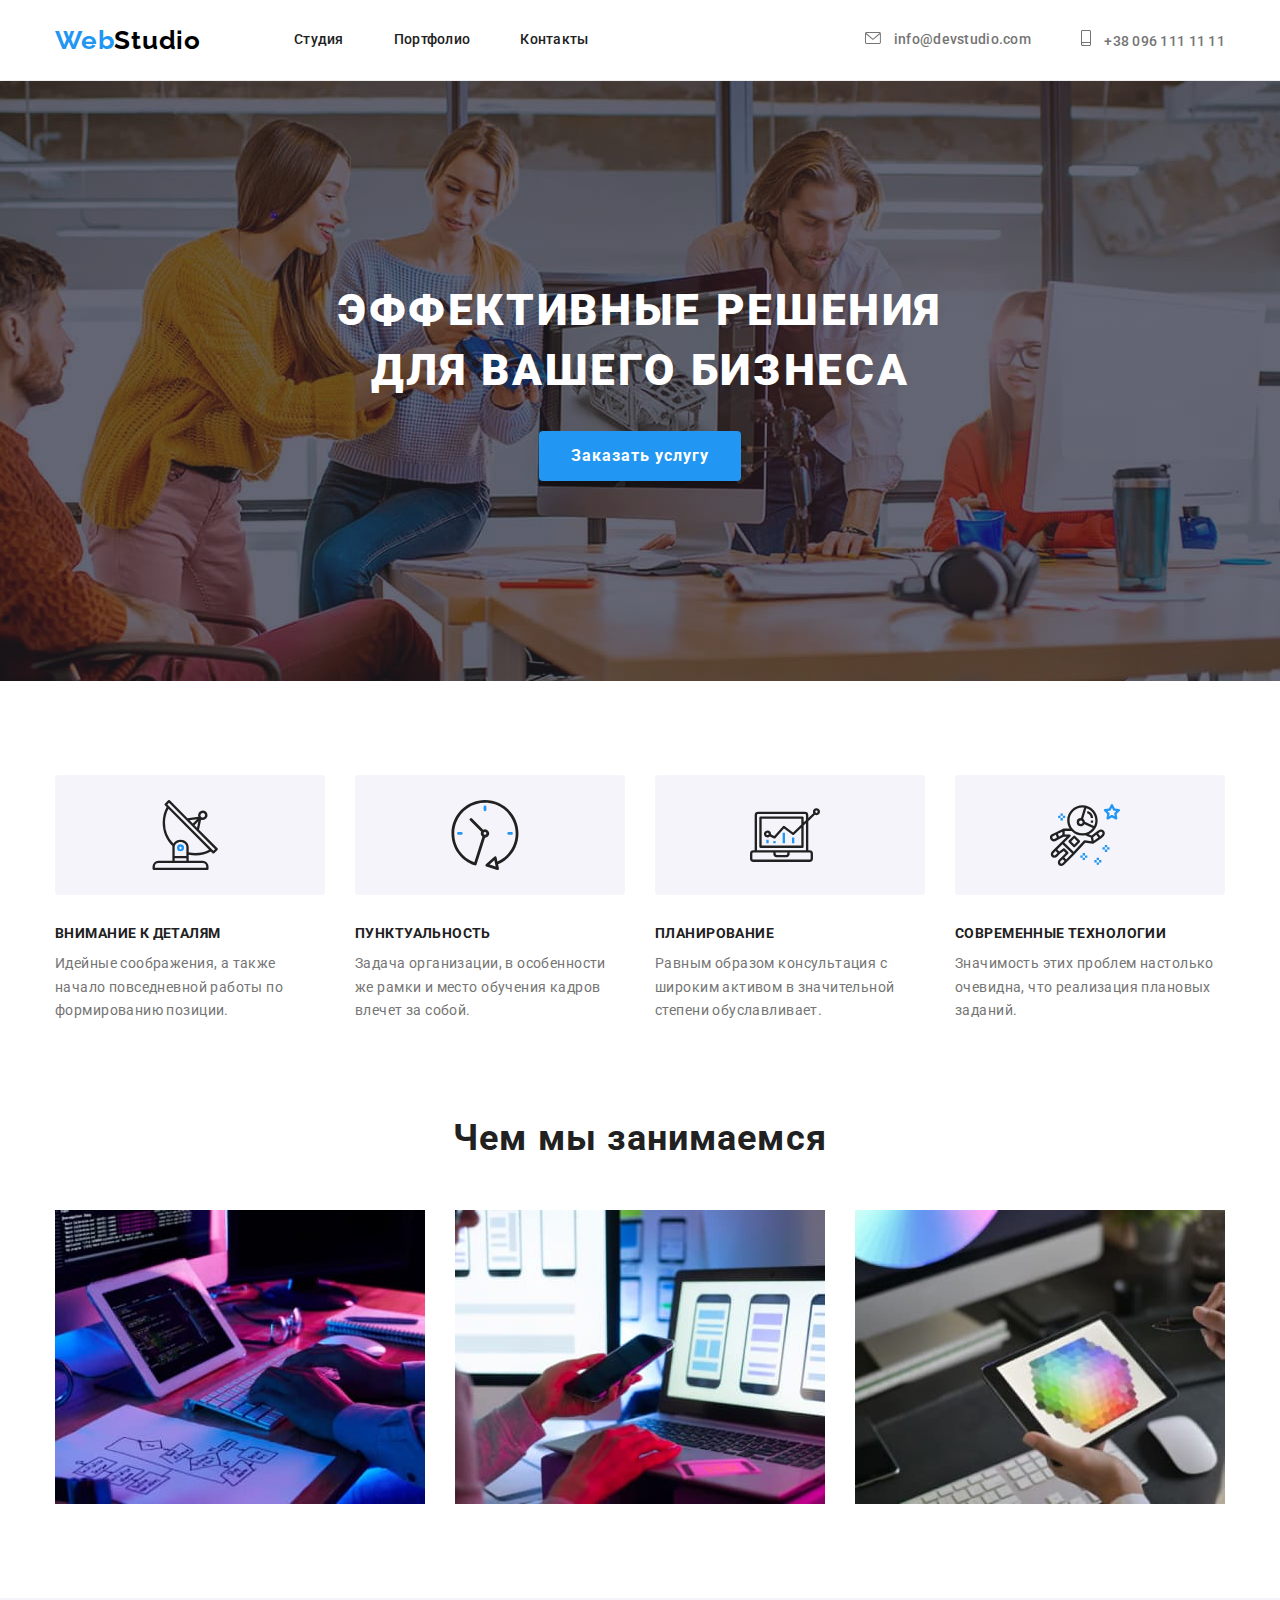
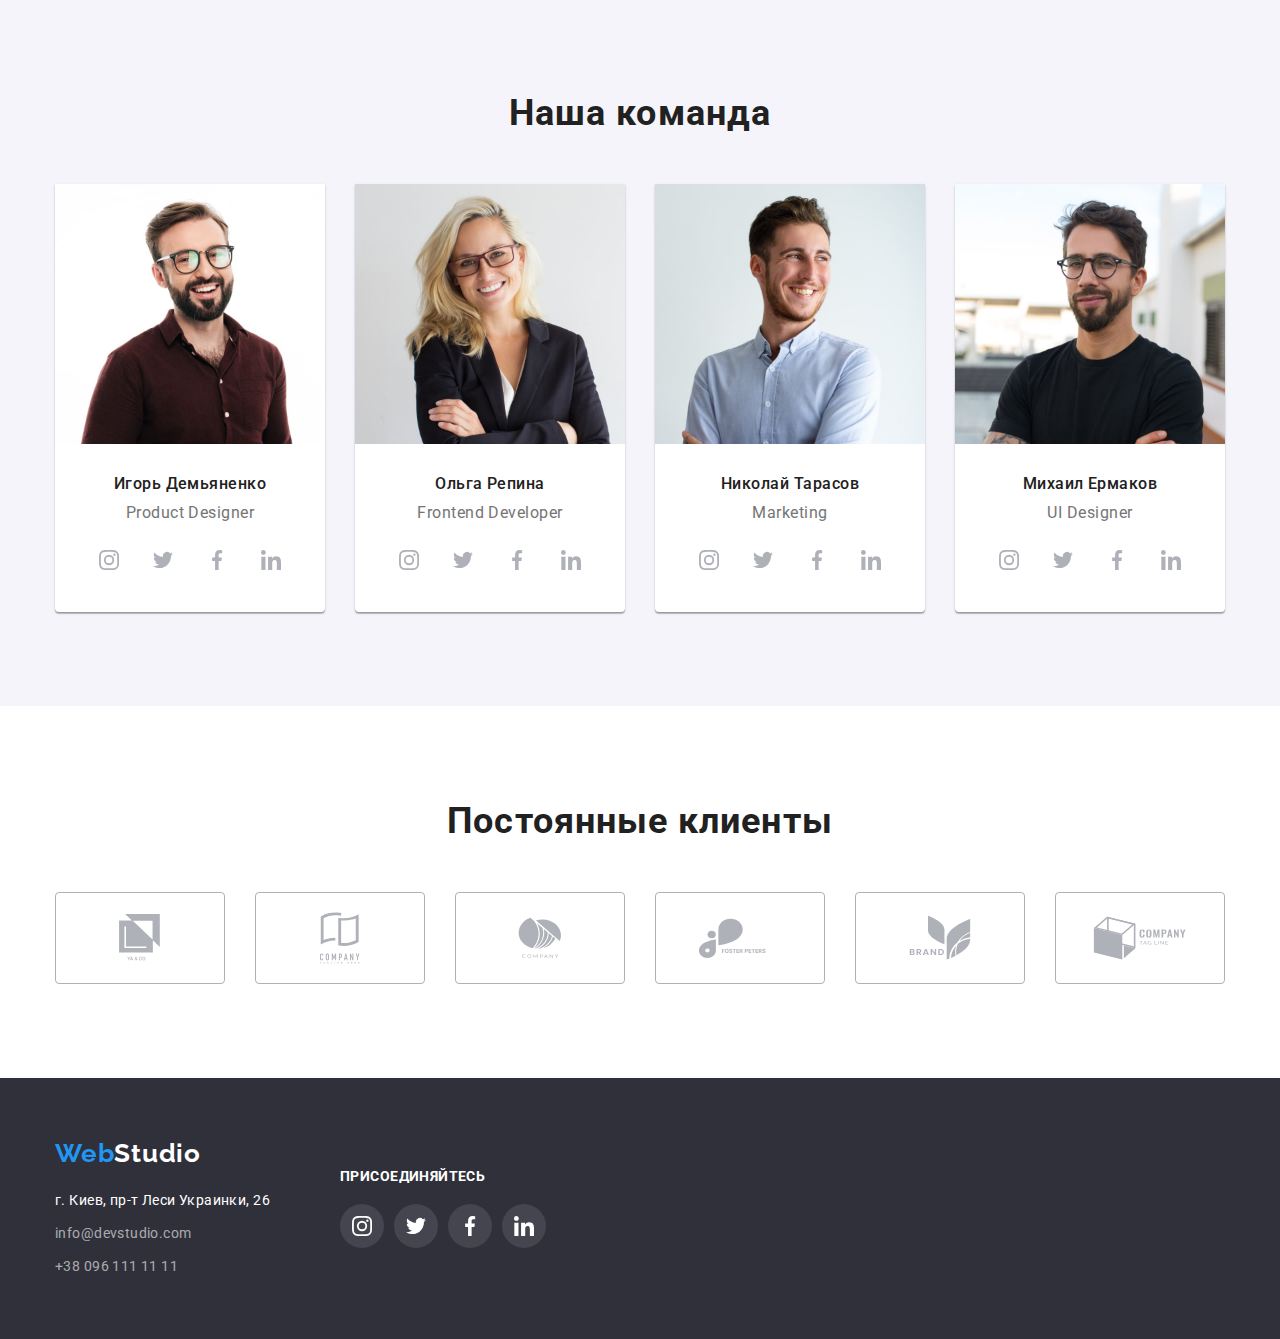
<file: index.html>
<!DOCTYPE html>
<html lang="ru">
  <head>
    <meta charset="UTF-8" />
    <meta http-equiv="X-UA-Compatible" content="IE=edge" />
    <meta name="viewport" content="width=device-width, initial-scale=1.0" />
    <title>WebStudio</title>
    <link
      href="https://fonts.googleapis.com/css2?family=Raleway:wght@700&family=Roboto:wght@400;500;700;900&display=swap"
      rel="stylesheet"
    />
    <link
      rel="stylesheet"
      href="https://cdnjs.cloudflare.com/ajax/libs/modern-normalize/1.1.0/modern-normalize.min.css"
    />
    <link rel="stylesheet" href="./css/styles.css" />
  </head>
  <body>
    <header class="header">
      <div class="container header-container">
        <nav class="navigation">
          <a href="" class="logo logo-header"
            ><span class="logo-accent"> Web</span>Studio</a
          >
          <ul class="site-nav list">
            <li class="item"><a href="" class="link">Студия</a></li>
            <li class="item">
              <a href="./portfolio.html" class="link">Портфолио</a>
            </li>
            <li class="item"><a href="#contacts" class="link">Контакты</a></li>
          </ul>
        </nav>

        <ul class="auth-nav list">
          <li class="item">
            <a href="mailto:info@devstudio.com" class="link auth-nav-link">
              <svg class="auth-nav-svg" width="16px" height="12px">
                <use href="./images/icons.svg#icon-envelope"></use>
              </svg>
              info@devstudio.com
            </a>
          </li>

          <li class="item">
            <a href="tel:+380961111111" class="link auth-nav-link">
              <svg class="auth-nav-svg" width="10px" height="16px">
                <use href="./images/icons.svg#icon-smartphone"></use>
              </svg>
              +38 096 111 11 11</a
            >
          </li>
        </ul>
      </div>
    </header>
    <main>
      <!--Герой-->
      <section class="hero">
        <div class="container">
          <h1 class="hero-title">
            Эффективные решения <br />
            для вашего бизнеса
          </h1>
          <button type="button" class="button">Заказать услугу</button>
        </div>
      </section>

      <!--Преимущества-->
      <section class="features section">
        <div class="container">
          <h2 class="visually-hidden">Преимущества</h2>
          <ul class="features-list list">
            <li class="features-list-item">
              <div class="features-icon">
                <svg class="auth-nav-svg" width="70px" height="70px">
                  <use href="./images/icons.svg#icon-antenna"></use>
                </svg>
              </div>
              <h3 class="title">Внимание к деталям</h3>
              <p>
                Идейные соображения, а также начало повседневной работы по
                формированию позиции.
              </p>
            </li>
            <li class="features-list-item">
              <div class="features-icon">
                <svg class="auth-nav-svg" width="70px" height="70px">
                  <use href="./images/icons.svg#icon-clock"></use>
                </svg>
              </div>

              <h3 class="title">Пунктуальность</h3>
              <p>
                Задача организации, в особенности же рамки и место обучения
                кадров влечет за собой.
              </p>
            </li>
            <li class="features-list-item">
              <div class="features-icon">
                <svg class="auth-nav-svg" width="70px" height="70px">
                  <use href="./images/icons.svg#icon-diagram"></use>
                </svg>
              </div>
              <h3 class="title">Планирование</h3>
              <p>
                Равным образом консультация с широким активом в значительной
                степени обуславливает.
              </p>
            </li>
            <li class="features-list-item">
              <div class="features-icon">
                <svg class="auth-nav-svg" width="70px" height="70px">
                  <use href="./images/icons.svg#icon-astronaut"></use>
                </svg>
              </div>
              <h3 class="title">Современные технологии</h3>
              <p>
                Значимость этих проблем настолько очевидна, что реализация
                плановых заданий.
              </p>
            </li>
          </ul>
        </div>
      </section>

      <!--Чем мы занимаемся-->
      <section class="section products">
        <div class="container">
          <h2 class="section-title">Чем мы занимаемся</h2>
          <ul class="products-list list">
            <li class="products-list-item">
              <img
                src="./images/box_1.jpg"
                alt="Десктопные приложения"
                width="370"
                height="294"
              />
            </li>
            <li class="products-list-item">
              <img
                src="./images/box_2.jpg"
                alt="Мобильные приложения"
                width="370"
                height="294"
              />
            </li>
            <li class="products-list-item">
              <img
                src="./images/box_3.jpg"
                alt="Дизайнерские приложения"
                width="370"
                height="294"
              />
            </li>
          </ul>
        </div>
      </section>

      <!--Наша команда-->
      <section class="section team">
        <div class="container">
          <h2 class="section-title">Наша команда</h2>
          <ul class="team-list list">
            <li class="team-list-item">
              <img
                src="./images/team_product_designer.jpg"
                alt="Игорь Демьяненко"
                width="270"
                height="260"
              />
              <div class="team-content">
                <h3 class="member">Игорь Демьяненко</h3>
                <p lang="en" class="position">Product Designer</p>
                <ul class="social-media-list list">
                  <li class="social-media-item">
                    <a href="#" class="social-media-link media-link-team">
                      <svg
                        class="social-media-icon social-media-team"
                        width="20px"
                        height="20px"
                      >
                        <use href="./images/icons.svg#icon-instagram"></use>
                      </svg>
                    </a>
                  </li>
                  <li class="social-media-item">
                    <a href="#" class="social-media-link media-link-team">
                      <svg
                        class="social-media-icon social-media-team"
                        width="20px"
                        height="20px"
                      >
                        <use href="./images/icons.svg#icon-twitter"></use>
                      </svg>
                    </a>
                  </li>
                  <li class="social-media-item">
                    <a href="#" class="social-media-link media-link-team">
                      <svg
                        class="social-media-icon social-media-team"
                        width="20px"
                        height="20px"
                      >
                        <use href="./images/icons.svg#icon-facebook"></use>
                      </svg>
                    </a>
                  </li>
                  <li class="social-media-item">
                    <a href="#" class="social-media-link media-link-team">
                      <svg
                        class="social-media-icon social-media-team"
                        width="20px"
                        height="20px"
                      >
                        <use href="./images/icons.svg#icon-linkedin"></use>
                      </svg>
                    </a>
                  </li>
                </ul>
              </div>
            </li>
            <li class="team-list-item">
              <img
                src="./images/team_front_dev.jpg"
                alt="Игорь Демьяненко"
                width="270"
                height="260"
              />
              <div class="team-content">
                <h3 class="member">Ольга Репина</h3>
                <p lang="en" class="position">Frontend Developer</p>
                <ul class="social-media-list list">
                  <li class="social-media-item">
                    <a href="#" class="social-media-link media-link-team">
                      <svg
                        class="social-media-icon social-media-team"
                        width="20px"
                        height="20px"
                      >
                        <use href="./images/icons.svg#icon-instagram"></use>
                      </svg>
                    </a>
                  </li>
                  <li class="social-media-item">
                    <a href="#" class="social-media-link media-link-team">
                      <svg
                        class="social-media-icon social-media-team"
                        width="20px"
                        height="20px"
                      >
                        <use href="./images/icons.svg#icon-twitter"></use>
                      </svg>
                    </a>
                  </li>
                  <li class="social-media-item">
                    <a href="#" class="social-media-link media-link-team">
                      <svg
                        class="social-media-icon social-media-team"
                        width="20px"
                        height="20px"
                      >
                        <use href="./images/icons.svg#icon-facebook"></use>
                      </svg>
                    </a>
                  </li>
                  <li class="social-media-item">
                    <a href="#" class="social-media-link media-link-team">
                      <svg
                        class="social-media-icon social-media-team"
                        width="20px"
                        height="20px"
                      >
                        <use href="./images/icons.svg#icon-linkedin"></use>
                      </svg>
                    </a>
                  </li>
                </ul>
              </div>
            </li>
            <li class="team-list-item">
              <img
                src="./images/team_marketing.jpg"
                alt="Игорь Демьяненко"
                width="270"
                height="260"
              />
              <div class="team-content">
                <h3 class="member">Николай Тарасов</h3>
                <p lang="en" class="position">Marketing</p>
                <ul class="social-media-list list">
                  <li class="social-media-item">
                    <a href="#" class="social-media-link media-link-team">
                      <svg
                        class="social-media-icon social-media-team"
                        width="20px"
                        height="20px"
                      >
                        <use href="./images/icons.svg#icon-instagram"></use>
                      </svg>
                    </a>
                  </li>
                  <li class="social-media-item">
                    <a href="#" class="social-media-link media-link-team">
                      <svg
                        class="social-media-icon social-media-team"
                        width="20px"
                        height="20px"
                      >
                        <use href="./images/icons.svg#icon-twitter"></use>
                      </svg>
                    </a>
                  </li>
                  <li class="social-media-item">
                    <a href="#" class="social-media-link media-link-team">
                      <svg
                        class="social-media-icon social-media-team"
                        width="20px"
                        height="20px"
                      >
                        <use href="./images/icons.svg#icon-facebook"></use>
                      </svg>
                    </a>
                  </li>
                  <li class="social-media-item">
                    <a href="#" class="social-media-link media-link-team">
                      <svg
                        class="social-media-icon social-media-team"
                        width="20px"
                        height="20px"
                      >
                        <use href="./images/icons.svg#icon-linkedin"></use>
                      </svg>
                    </a>
                  </li>
                </ul>
              </div>
            </li>
            <li class="team-list-item">
              <img
                src="./images/team_uidesigner.jpg"
                alt="Игорь Демьяненко"
                width="270"
                height="260"
              />
              <div class="team-content">
                <h3 class="member">Михаил Ермаков</h3>
                <p lang="en" class="position">UI Designer</p>
                <ul class="social-media-list list">
                  <li class="social-media-item">
                    <a href="#" class="social-media-link media-link-team">
                      <svg
                        class="social-media-icon social-media-team"
                        width="20px"
                        height="20px"
                      >
                        <use href="./images/icons.svg#icon-instagram"></use>
                      </svg>
                    </a>
                  </li>
                  <li class="social-media-item">
                    <a href="#" class="social-media-link media-link-team">
                      <svg
                        class="social-media-icon social-media-team"
                        width="20px"
                        height="20px"
                      >
                        <use href="./images/icons.svg#icon-twitter"></use>
                      </svg>
                    </a>
                  </li>
                  <li class="social-media-item">
                    <a href="#" class="social-media-link media-link-team">
                      <svg
                        class="social-media-icon social-media-team"
                        width="20px"
                        height="20px"
                      >
                        <use href="./images/icons.svg#icon-facebook"></use>
                      </svg>
                    </a>
                  </li>
                  <li class="social-media-item">
                    <a href="#" class="social-media-link media-link-team">
                      <svg
                        class="social-media-icon social-media-team"
                        width="20px"
                        height="20px"
                      >
                        <use href="./images/icons.svg#icon-linkedin"></use>
                      </svg>
                    </a>
                  </li>
                </ul>
              </div>
            </li>
          </ul>
        </div>
      </section>

      <!-- Постоянные клиенты -->
      <section class="section clients">
        <div class="container">
          <h2 class="section-title">Постоянные клиенты</h2>
          <ul class="clients-list list">
            <li class="clients-list-item">
              <a href="#" class="clients-link">
                <svg class="clients-icon" width="41px" height="46.7px">
                  <use href="./images/icons.svg#icon-client1"></use>
                </svg>
              </a>
            </li>
            <li class="clients-list-item">
              <a href="#" class="clients-link">
                <svg class="clients-icon" width="40px" height="52px">
                  <use href="./images/icons.svg#icon-client2"></use>
                </svg>
              </a>
            </li>
            <li class="clients-list-item">
              <a href="#" class="clients-link">
                <svg class="clients-icon" width="43.46px" height="41.18px">
                  <use href="./images/icons.svg#icon-client3"></use>
                </svg>
              </a>
            </li>
            <li class="clients-list-item">
              <a href="#" class="clients-link">
                <svg class="clients-icon" width="84.44px" height="40.62px">
                  <use href="./images/icons.svg#icon-client4"></use>
                </svg>
              </a>
            </li>
            <li class="clients-list-item">
              <a href="#" class="clients-link">
                <svg class="clients-icon" width="62.54px" height="45.43px">
                  <use href="./images/icons.svg#icon-client5"></use>
                </svg>
              </a>
            </li>
            <li class="clients-list-item">
              <a href="#" class="clients-link">
                <svg class="clients-icon" width="93.7px" height="43.9px">
                  <use href="./images/icons.svg#icon-client6"></use>
                </svg>
              </a>
            </li>
          </ul>
        </div>
      </section>
    </main>
    <footer class="contacts" id="contacts">
      <div class="container container-footer">
        <div>
          <a href="./" class="logo logo-footer"
            ><span class="logo-accent"> Web</span>Studio</a
          >
          <address>
            <ul class="list">
              <li class="address-item">
                <a
                  class="map link address"
                  href="https://goo.gl/maps/K4oWXbqAfrU8sRuB9"
                  target="blank"
                  rel="noopener noreferrer"
                >
                  г. Киев, пр-т Леси Украинки, 26</a
                >
              </li>
              <li class="address-item">
                <a href="mailto:info@devstudio.com" class="contacts-link"
                  >info@devstudio.com</a
                >
              </li>
              <li class="address-item">
                <a href="tel:+380961111111" class="contacts-link"
                  >+38 096 111 11 11</a
                >
              </li>
            </ul>
          </address>
        </div>

        <div class="social-media list">
          <p>Присоединяйтесь</p>
          <ul class="social-media-list social-media-footer list">
            <li class="social-media-item">
              <a href="#" class="social-media-link media-link-footer">
                <svg class="social-media-icon" width="20px" height="20px">
                  <use href="./images/icons.svg#icon-instagram"></use>
                </svg>
              </a>
            </li>
            <li class="social-media-item">
              <a href="#" class="social-media-link media-link-footer">
                <svg class="social-media-icon" width="20px" height="20px">
                  <use href="./images/icons.svg#icon-twitter"></use>
                </svg>
              </a>
            </li>
            <li class="social-media-item">
              <a href="#" class="social-media-link media-link-footer">
                <svg class="social-media-icon" width="20px" height="20px">
                  <use href="./images/icons.svg#icon-facebook"></use>
                </svg>
              </a>
            </li>
            <li class="social-media-item">
              <a href="#" class="social-media-link media-link-footer">
                <svg class="social-media-icon" width="20px" height="20px">
                  <use href="./images/icons.svg#icon-linkedin"></use>
                </svg>
              </a>
            </li>
          </ul>
        </div>
      </div>
    </footer>
  </body>
</html>
</file>
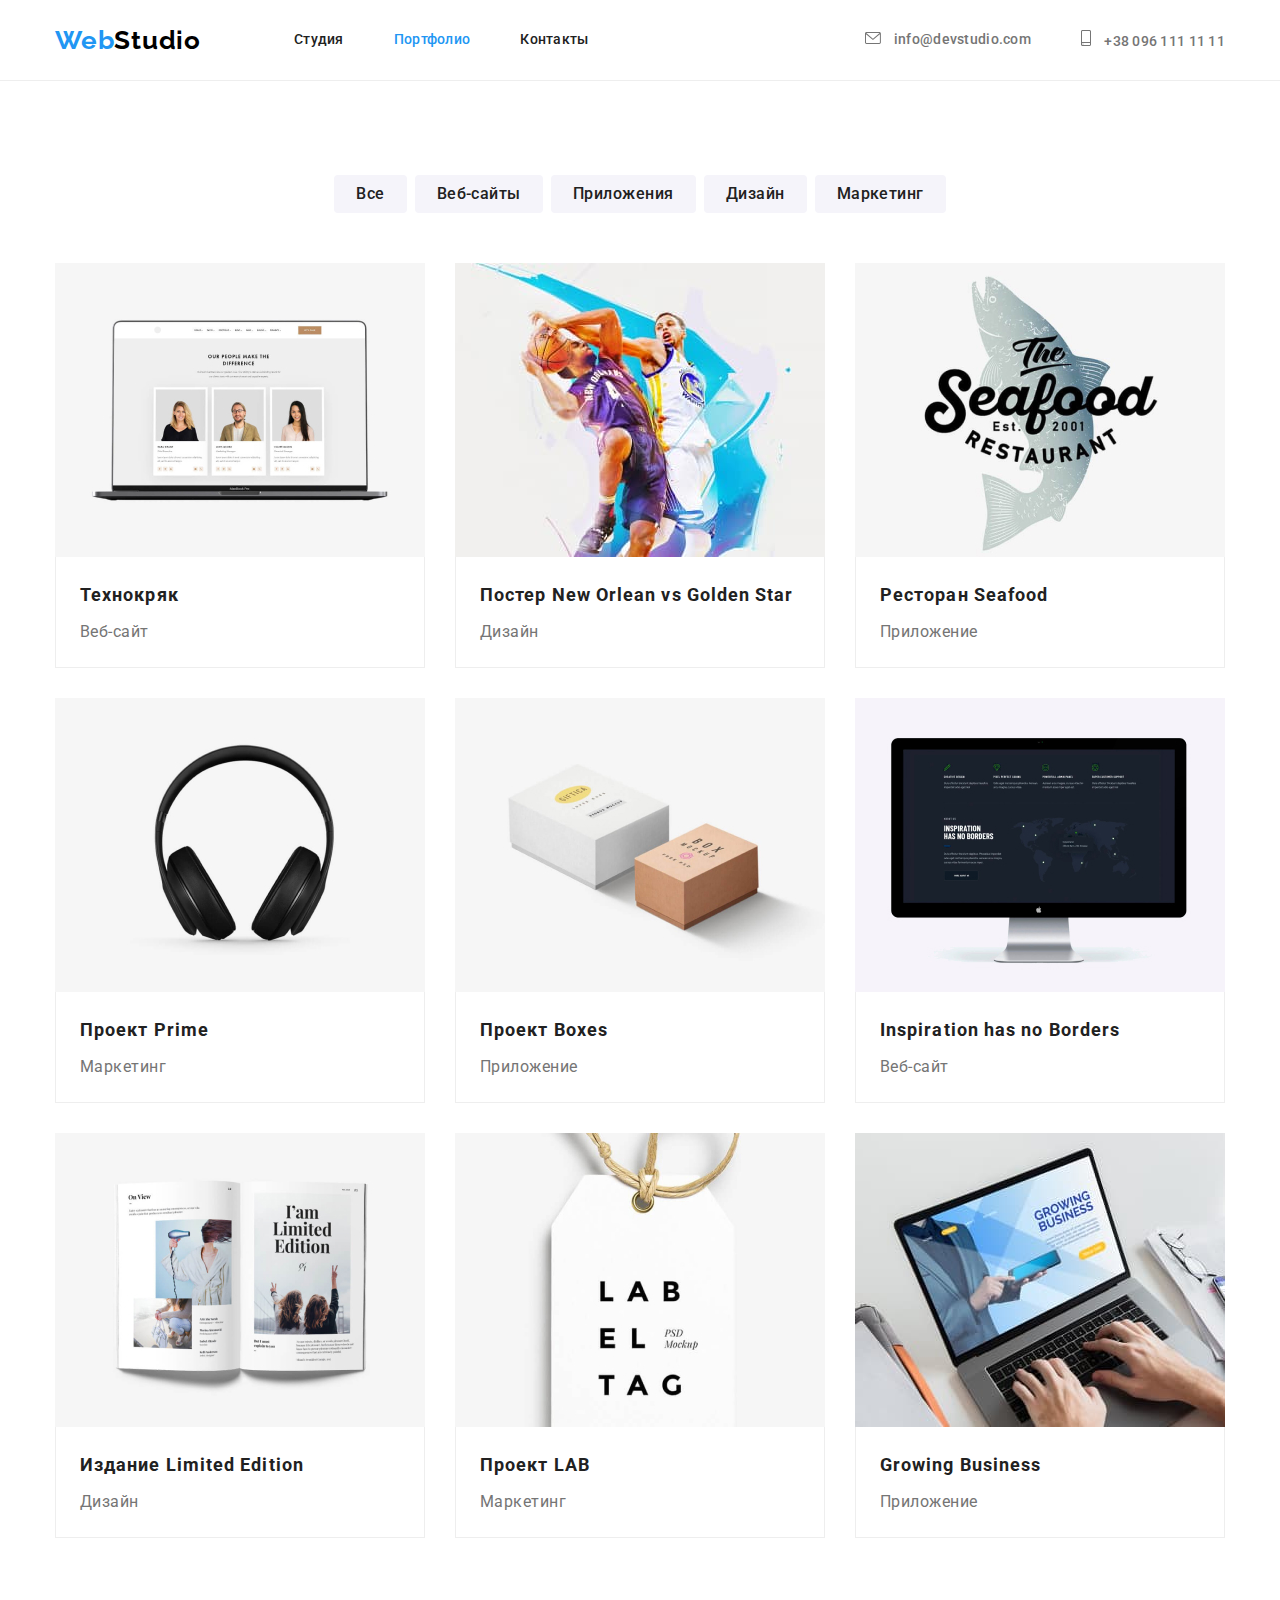
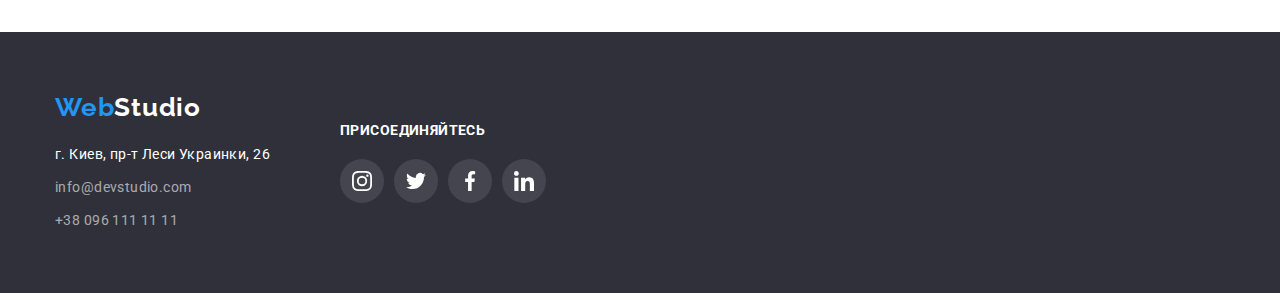
<file: portfolio.html>
<!DOCTYPE html>
<html lang="ru">
  <head>
    <meta charset="UTF-8" />
    <meta http-equiv="X-UA-Compatible" content="IE=edge" />
    <meta name="viewport" content="width=device-width, initial-scale=1.0" />
    <title>Портфолио</title>
    <link
      href="https://fonts.googleapis.com/css2?family=Raleway:wght@700&family=Roboto:wght@400;500;700;900&display=swap"
      rel="stylesheet"
    />
    <link
      rel="stylesheet"
      href="https://cdnjs.cloudflare.com/ajax/libs/modern-normalize/1.1.0/modern-normalize.min.css"
    />
    <link rel="stylesheet" href="./css/styles.css" />
  </head>
  <body>
    <header class="header">
      <div class="container header-container">
        <nav class="navigation">
          <a href="./index.html" class="logo logo-header"
            ><span class="logo-accent"> Web</span>Studio</a
          >
          <ul class="site-nav list">
            <li class="item"><a href="./index.html" class="link">Студия</a></li>
            <li class="item">
              <a href="./portfolio.html" class="link current">Портфолио</a>
            </li>
            <li class="item"><a href="#contacts" class="link">Контакты</a></li>
          </ul>
        </nav>

        <ul class="auth-nav list">
          <li class="item">
            <a href="mailto:info@devstudio.com" class="link auth-nav-link">
              <svg class="auth-nav-svg" width="16px" height="12px">
                <use href="./images/icons.svg#icon-envelope"></use>
              </svg>
              info@devstudio.com
            </a>
          </li>

          <li class="item">
            <a href="tel:+380961111111" class="link auth-nav-link">
              <svg class="auth-nav-svg" width="10px" height="16px">
                <use href="./images/icons.svg#icon-smartphone"></use>
              </svg>
              +38 096 111 11 11</a
            >
          </li>
        </ul>
      </div>
    </header>

    <main>
      <section class="section">
        <div class="container">
          <ul class="list filter">
            <li class="item">
              <button type="button" class="filter-button">Все</button>
            </li>
            <li class="item">
              <button type="button" class="filter-button">Веб-сайты</button>
            </li>
            <li class="item">
              <button type="button" class="filter-button">Приложения</button>
            </li>
            <li class="item">
              <button type="button" class="filter-button">Дизайн</button>
            </li>
            <li class="item">
              <button type="button" class="filter-button">Маркетинг</button>
            </li>
          </ul>
          <ul class="portfolio-list list">
            <li class="item">
              <img
                src="./images/technokryak.jpg"
                alt="Технокряк"
                width="370"
                height="294"
              />
              <div class="portfolio-content">
                <h3 class="portfolio-title">Технокряк</h3>
                <p class="type">Веб-сайт</p>
              </div>
            </li>
            <li class="item">
              <img
                src="./images/poster.jpg"
                alt="Постер New Orlean vs Golden Star"
                width="370"
                height="294"
              />
              <div class="portfolio-content">
                <h3 class="portfolio-title">
                  Постер New Orlean vs Golden Star
                </h3>
                <p class="type">Дизайн</p>
              </div>
            </li>
            <li class="item">
              <img
                src="./images/restaurant.jpg"
                alt="Ресторан Seafood"
                width="370"
                height="294"
              />
              <div class="portfolio-content">
                <h3 class="portfolio-title">Ресторан Seafood</h3>
                <p class="type">Приложение</p>
              </div>
            </li>
            <li class="item">
              <img
                src="./images/prime.jpg"
                alt="Проект Prime"
                width="370"
                height="294"
              />
              <div class="portfolio-content">
                <h3 class="portfolio-title">Проект Prime</h3>
                <p class="type">Маркетинг</p>
              </div>
            </li>
            <li class="item">
              <img
                src="./images/boxes.jpg"
                alt="Проект Boxes"
                width="370"
                height="294"
              />
              <div class="portfolio-content">
                <h3 class="portfolio-title">Проект Boxes</h3>
                <p class="type">Приложение</p>
              </div>
            </li>
            <li class="item">
              <img
                src="./images/inspiration.jpg"
                alt="Inspiration has no Borders"
                width="370"
                height="294"
              />
              <div class="portfolio-content">
                <h3 lang="en" class="portfolio-title">
                  Inspiration has no Borders
                </h3>
                <p class="type">Веб-сайт</p>
              </div>
            </li>
            <li class="item">
              <img
                src="./images/edition.jpg"
                alt="Издание Limited Edition"
                width="370"
                height="294"
              />
              <div class="portfolio-content">
                <h3 class="portfolio-title">Издание Limited Edition</h3>
                <p class="type">Дизайн</p>
              </div>
            </li>
            <li class="item">
              <img
                src="./images/lab.jpg"
                alt="Проект LAB"
                width="370"
                height="294"
              />
              <div class="portfolio-content">
                <h3 class="portfolio-title">Проект LAB</h3>
                <p class="type">Маркетинг</p>
              </div>
            </li>
            <li class="item">
              <img
                src="./images/growing.jpg"
                alt="Growing Business"
                width="370"
                height="294"
              />
              <div class="portfolio-content">
                <h3 lang="en" class="portfolio-title">Growing Business</h3>
                <p class="type">Приложение</p>
              </div>
            </li>
          </ul>
        </div>
      </section>
    </main>

    <footer class="contacts" id="contacts">
      <div class="container container-footer">
        <div>
          <a href="./" class="logo logo-footer"
            ><span class="logo-accent"> Web</span>Studio</a
          >
          <address>
            <ul class="list">
              <li class="address-item">
                <a
                  class="map link address"
                  href="https://goo.gl/maps/K4oWXbqAfrU8sRuB9"
                  target="blank"
                  rel="noopener noreferrer"
                >
                  г. Киев, пр-т Леси Украинки, 26</a
                >
              </li>
              <li class="address-item">
                <a href="mailto:info@devstudio.com" class="contacts-link"
                  >info@devstudio.com</a
                >
              </li>
              <li class="address-item">
                <a href="tel:+380961111111" class="contacts-link"
                  >+38 096 111 11 11</a
                >
              </li>
            </ul>
          </address>
        </div>

        <div class="social-media list">
          <p>Присоединяйтесь</p>
          <ul class="social-media-list social-media-footer list">
            <li class="social-media-item">
              <a href="#" class="social-media-link media-link-footer">
                <svg class="social-media-icon" width="20px" height="20px">
                  <use href="./images/icons.svg#icon-instagram"></use>
                </svg>
              </a>
            </li>
            <li class="social-media-item">
              <a href="#" class="social-media-link media-link-footer">
                <svg class="social-media-icon" width="20px" height="20px">
                  <use href="./images/icons.svg#icon-twitter"></use>
                </svg>
              </a>
            </li>
            <li class="social-media-item">
              <a href="#" class="social-media-link media-link-footer">
                <svg class="social-media-icon" width="20px" height="20px">
                  <use href="./images/icons.svg#icon-facebook"></use>
                </svg>
              </a>
            </li>
            <li class="social-media-item">
              <a href="#" class="social-media-link media-link-footer">
                <svg class="social-media-icon" width="20px" height="20px">
                  <use href="./images/icons.svg#icon-linkedin"></use>
                </svg>
              </a>
            </li>
          </ul>
        </div>
      </div>
    </footer>
  </body>
</html>
</file>
<file: css/styles.css>
/* цвет основного текста серый темный   #212121 
   вторичный цвет текста серый светлый  #757575 
   акцент голубой                      #2196F3 
   вторичный цвет фона                 #F5F4FA  */

:root {
  --primary-text-color: #757575;
  --title-text-color: #212121;
  --accent-color: #2196f3;
  --back-ground-color: #f5f4fa;
}

h1,
h2,
h3,
h4,
h5,
h6,
p {
  margin-top: 0;
  margin-bottom: 0;
}

ul,
ol {
  margin-top: 0;
  margin-bottom: 0;
  padding-left: 0;
}

img {
  display: block;
}

.list {
  list-style: none;
  padding: 0;
  margin: 0;
}

body {
  color: var(--primary-text-color);
  font-family: Roboto, sans-serif;
  box-sizing: border-box;
}

/* ==== COMPONENTS ==== */

.section-title {
  margin-bottom: 50px;
  color: var(--title-text-color);
  font-size: 36px;
  line-height: 1.17;
  letter-spacing: 0.03em;
  text-align: center;
}

.title {
  margin-bottom: 10px;
}
.visually-hidden {
  position: absolute;
  width: 1px;
  height: 1px;
  margin: -1px;
  border: 0;
  padding: 0;

  white-space: nowrap;
  clip-path: inset(100%);
  clip: rect(0 0 0 0);
  overflow: hidden;
}
/* ==== END OF COMPONENTS ==== */

/* ==== HEADER ==== */

.header {
  border-bottom: 1px solid #eeeeee;
}
.header-container {
  display: flex;
  align-items: center;
}
.navigation {
  display: flex;
  align-items: center;
}
.auth-nav {
  display: flex;
  margin-left: auto;
}

.logo {
  color: #000000;
  font-family: Raleway, sans-serif;
  text-decoration: none;
  font-weight: bold;
  font-size: 26px;
  line-height: 1.19;
  letter-spacing: 0.03em;
}
.logo-header {
  margin-right: 93px;
}
.logo-accent {
  color: var(--accent-color);
}
.logo:hover,
.logo:focus,
.logo:active {
  color: var(--accent-color);
}

.site-nav {
  display: flex;
  align-items: center;
}
.site-nav .item:not(:last-child) {
  margin-right: 50px;
}

.site-nav .link {
  display: block;
  color: var(--title-text-color);

  text-decoration: none;
  font-weight: 500;
  font-size: 14px;
  line-height: 1.14;
  letter-spacing: 0.02em;
  padding-top: 32px;
  padding-bottom: 32px;
}

.site-nav .link {
  display: block;
  color: var(--title-text-color);

  text-decoration: none;
  font-weight: 500;
  font-size: 14px;
  line-height: 1.14;
  letter-spacing: 0.02em;
  padding-top: 32px;
  padding-bottom: 32px;
}

.auth-nav .item + .item {
  margin-left: 50px;
}

.auth-nav .link {
  color: var(--primary-text-color);
  fill: var(--primary-text-color);
  text-decoration: none;
  font-weight: 500;
  font-size: 14px;
  line-height: 1.14;
  letter-spacing: 0.02em;
  padding-top: 32px;
  padding-bottom: 32px;
}
.auth-nav-svg {
  margin-right: 10px;
}

.site-nav .link:hover,
.site-nav .link:focus,
.site-nav .link:active,
.site-nav .link.current,
.auth-nav-link:hover,
.auth-nav-link:focus,
.auth-nav-link:active {
  color: var(--accent-color);
  fill: var(--accent-color);
}

/* ==== END OF HEADER ==== */

/*  ==== SECTION ==== */

.container {
  width: 1200px;
  margin: 0 auto;
  padding-left: 15px;
  padding-right: 15px;
}

.section {
  padding-top: 94px;
  padding-bottom: 94px;
}

/* ==== HERO ==== */

.hero {
  padding-top: 200px;
  padding-bottom: 200px;
  text-align: center;
  background-color: #c4c4c4;
  background-image: linear-gradient(
      rgba(47, 48, 58, 0.4),
      rgba(47, 48, 58, 0.4)
    ),
    url(../images/background-foto-hero.jpg);
  background-repeat: no-repeat;
  max-width: 1600px;
  height: 600px;
  margin-left: auto;
  margin-right: auto;
  background-position: center;
  background-size: cover;
}

.hero-title {
  margin-bottom: 30px;
  color: #ffffff;
  font-size: 44px;
  font-weight: 900;
  text-align: center;
  line-height: 1.36;
  letter-spacing: 0.06em;
  text-transform: uppercase;
}
.button {
  border-radius: 4px;
  box-shadow: 0px 4px 4px rgba(0, 0, 0, 0.15);
  border: none;
  padding: 10px 32px;
  font-family: inherit;
  color: #ffffff;
  background-color: var(--accent-color);
  font-weight: bold;
  font-size: 16px;
  line-height: 1.88;
  letter-spacing: 0.06em;
  align-items: center;
  text-align: center;
  cursor: pointer;
}
.button:hover,
.button:focus,
.button:active {
  color: #ffffff;
  background-color: #188ce8;
}

/* ==== END OF HERO ==== */

/* ==== FEATURES ==== */

.features {
  padding-bottom: 47px;
}

.features-list {
  display: flex;
  flex-wrap: wrap;
  margin-left: -30px;
  margin-top: -30px;
}

.features-list-item {
  margin-left: 30px;
  margin-top: 30px;
  flex-basis: calc((100% - 120px) / 4);
}

.features-icon {
  display: flex;
  height: 120px;
  margin-bottom: 30px;
  background: #f5f4fa;
  border-radius: 4px;
  justify-content: center;
  align-items: center;
}

.features-list .title {
  color: var(--title-text-color);
  font-size: 14px;
  line-height: 1.19;
  letter-spacing: 0.03em;
  text-transform: uppercase;
}
.features-list-item p {
  font-size: 14px;
  line-height: 1.71;
  letter-spacing: 0.03em;
}

/* ==== END OF FEATURES ==== */

/* ==== WHAT WE DO ==== */

.products {
  padding-top: 47px;
}

.products-list {
  display: flex;
  flex-wrap: wrap;
  margin-left: -30px;
  margin-top: -30px;
}
.products-list-item {
  margin-left: 30px;
  margin-top: 30px;
  flex-basis: calc((100% - 90px) / 3);
}

/* ==== END OF WHAT WE DO ==== */

/* ==== TEAM ==== */

.team {
  background-color: var(--back-ground-color);
}
.team-content {
  padding: 30px 32px 30px 32px;
}

.team-content ul {
  justify-content: space-between;
}
.media-link-team {
  fill: #afb1b8;
}

.team-list {
  display: flex;
  flex-wrap: wrap;
  margin-left: -30px;
  margin-top: -30px;
}
.team-list-item {
  margin-left: 30px;
  margin-top: 30px;
  flex-basis: calc((100% - 120px) / 4);
  background: #ffffff;
  box-shadow: 0px 1px 3px rgba(0, 0, 0, 0.12), 0px 1px 1px rgba(0, 0, 0, 0.14),
    0px 2px 1px rgba(0, 0, 0, 0.2);
  border-radius: 0px 0px 4px 4px;
}

.team-list .member {
  color: var(--title-text-color);
  font-size: 16px;
  font-weight: 500;
  line-height: 1.19;
  letter-spacing: 0.03em;
  text-align: center;
}
.member {
  margin-bottom: 10px;
}

.position {
  font-size: 16px;
  line-height: 1.19;
  letter-spacing: 0.03em;
  text-align: center;
  margin-bottom: 16px;
}

/* ==== ENF OF TEAM ==== */

/* ==== CLIENTS ==== */

.clients-list {
  display: flex;
  /* flex-wrap: wrap; */
  margin-left: -30px;
  margin-top: -30px;
}

.clients-list-item {
  display: flex;
  justify-content: center;
  align-items: center;
  height: 92px;
  margin-left: 30px;
  margin-top: 30px;
  flex-basis: calc((100% - 180px) / 6);
}

.clients-link {
  width: 100%;
  height: 100%;
  display: flex;
  justify-content: center;
  align-items: center;
  fill: #afb1b8;
  border-radius: 4px;
  border: 1px solid #afb1b8;
}

.clients-link:hover,
.clients-link:focus,
.clients-link:active {
  border-color: var(--accent-color);
  fill: var(--accent-color);
}

/* ==== END OF CLIENTS ==== */

/*  ==== FOOTER ==== */

.contacts {
  padding-top: 60px;
  padding-bottom: 60px;
  background-color: #2f303a;
}

.container-footer {
  display: flex;
  align-items: center;
}

.container-footer div {
  margin-right: 70px;
}

address {
  margin-top: 20px;
}
.logo-footer {
  color: #ffffff;
}

.address {
  font-size: 14px;
  line-height: 1.71;
  letter-spacing: 0.03em;
  font-style: normal;
  color: #ffffff;
  text-decoration: none;
}
.address:hover,
.address:focus,
.address:active {
  color: rgba(255, 255, 255, 0.6);
}
.contacts-link {
  font-size: 14px;
  line-height: 1.71;
  font-style: normal;
  letter-spacing: 0.03em;
  color: rgba(255, 255, 255, 0.6);
  text-decoration: none;
}
.contacts-link:hover,
.contacts-link:focus,
.contacts-link:active {
  color: #ffffff;
}

.address-item:not(:last-child) {
  margin-bottom: 9px;
}

.social-media p {
  color: #ffffff;
  font-weight: bold;
  font-size: 14px;
  letter-spacing: 0.03em;
  text-transform: uppercase;
}
.social-media-list {
  display: flex;
}

.social-media p {
  margin-bottom: 20px;
}
.social-media-footer li:not(:last-child) {
  margin-right: 10px;
}

/*  ==== SVG MEDIA  ==== */

.social-media-link {
  display: flex;
  width: 44px;
  height: 44px;
  border-radius: 50px;
  background-color: rgba(255, 255, 255, 0.1);
  justify-content: center;
  align-items: center;
}
.media-link-footer {
  fill: #ffffff;
}

.social-media-link:hover,
.social-media-link:focus,
.social-media-icon:hover {
  background-color: var(--accent-color);
  fill: #ffffff;
}
/*  ==== ENEND OF FOOTER ==== */

/* ==== PORTFOLIO PAGE ==== */

.filter {
  display: flex;
  align-items: center;
  justify-content: center;
  margin-bottom: 50px;
}
.filter .item:not(:last-child) {
  margin-right: 8px;
}
.filter-button {
  border-radius: 4px;
  padding: 6px 22px;
  font-family: inherit;
  color: var(--title-text-color);
  background-color: var(--back-ground-color);
  font-weight: 500;
  font-size: 16px;
  line-height: 1.62;
  letter-spacing: 0.03em;
  cursor: pointer;
  border: none;
}
.filter-button:hover,
.filter-button:focus,
.filter-button:active {
  color: #ffffff;
  background-color: var(--accent-color);
  box-shadow: 0px 3px 1px rgba(0, 0, 0, 0.1), 0px 1px 2px rgba(0, 0, 0, 0.08),
    0px 2px 2px rgba(0, 0, 0, 0.12);
}
.portfolio-content {
  padding: 20px 24px 20px 24px;
  border-left: 1px solid #eeeeee;
  border-right: 1px solid #eeeeee;
  border-bottom: 1px solid #eeeeee;
}

.portfolio-title {
  margin-bottom: 4px;

  color: var(--title-text-color);
  font-size: 18px;
  line-height: 2;
  letter-spacing: 0.06em;
}
.portfolio-list {
  display: flex;
  flex-wrap: wrap;
  margin-left: -30px;
  margin-top: -30px;
}
.portfolio-list .item {
  margin-left: 30px;
  margin-top: 30px;
  flex-basis: calc((100% - 90px) / 3);
  box-sizing: border-box;
}
.portfolio-list .item:hover {
  box-shadow: 0px 1px 1px rgba(0, 0, 0, 0.12), 0px 4px 4px rgba(0, 0, 0, 0.06),
    1px 4px 6px rgba(0, 0, 0, 0.16);
}

.portfolio-list .type {
  font-size: 16px;
  line-height: 1.88;
  letter-spacing: 0.03em;
}
/* ==== END OF PORTFOLIO PAGE ==== */
</file>
